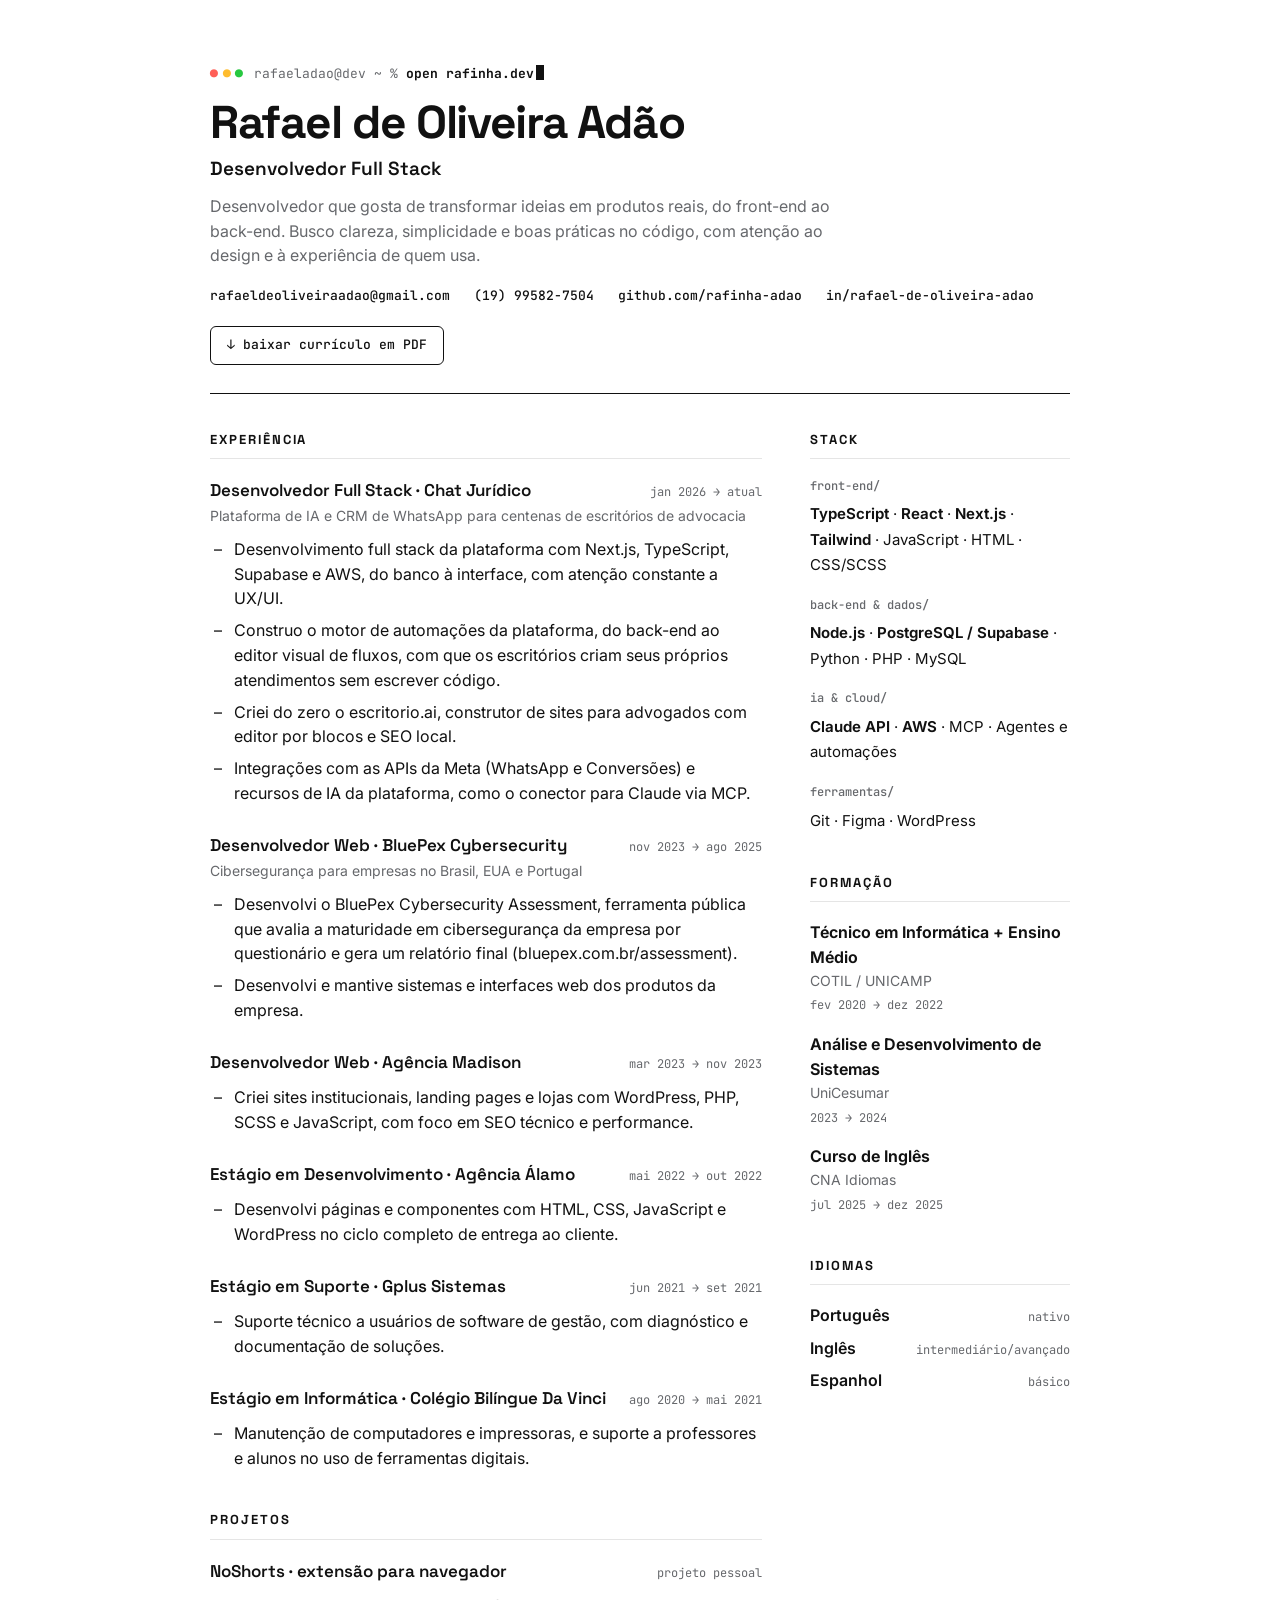
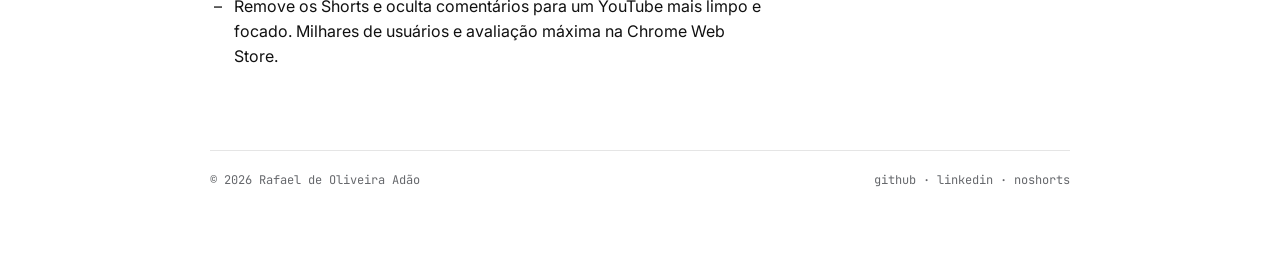
<file: index.html>
<!DOCTYPE html>
<html lang="pt-BR">
<head>
<meta charset="UTF-8">
<meta name="viewport" content="width=device-width, initial-scale=1.0">

<!-- ============ SEO básico ============ -->
<title>Rafael de Oliveira Adão · Desenvolvedor Full Stack</title>
<meta name="description" content="Rafael de Oliveira Adão, desenvolvedor full stack. Next.js, React, TypeScript, Node.js, Supabase, PostgreSQL, AWS e IA (Claude, MCP). Criador do NoShorts. Experiência, projetos e contato.">
<meta name="author" content="Rafael de Oliveira Adão">
<link rel="canonical" href="https://rafinha.dev/">
<meta name="robots" content="index, follow">

<!-- ============ Open Graph / Twitter ============ -->
<meta property="og:type" content="profile">
<meta property="og:title" content="Rafael de Oliveira Adão · Desenvolvedor Full Stack">
<meta property="og:description" content="Next.js, TypeScript, Supabase, AWS e IA. Criador do NoShorts. Experiência, projetos e contato.">
<meta property="og:url" content="https://rafinha.dev/">
<meta property="og:image" content="https://rafinha.dev/og.png"><!-- ✏️ crie um og.png 1200x630 -->
<meta property="og:locale" content="pt_BR">
<meta name="twitter:card" content="summary_large_image">

<!-- ============ JSON-LD (schema.org/Person) ============ -->
<script type="application/ld+json">
{
  "@context": "https://schema.org",
  "@type": "Person",
  "name": "Rafael de Oliveira Adão",
  "alternateName": "Rafael Adão",
  "jobTitle": "Desenvolvedor Full Stack",
  "description": "Desenvolvedor full stack que gosta de transformar ideias em produtos reais, do front-end ao back-end. Next.js, React, TypeScript, Node.js, Supabase, PostgreSQL, AWS e IA (Claude, MCP, agentes e automações).",
  "url": "https://rafinha.dev",
  "email": "mailto:rafaeldeoliveiraadao@gmail.com",
  "sameAs": [
    "https://github.com/rafinha-adao",
    "https://www.linkedin.com/in/rafael-de-oliveira-adao",
    "https://noshorts.app"
  ],
  "worksFor": { "@type": "Organization", "name": "Chat Jurídico", "url": "https://chatjuridico.com.br" },
  "alumniOf": { "@type": "EducationalOrganization", "name": "Colégio Técnico de Limeira (COTIL/UNICAMP)" },
  "knowsAbout": ["Next.js","React","TypeScript","JavaScript","Node.js","Supabase","PostgreSQL","MySQL","PHP","AWS","Inteligência Artificial","Claude","MCP","Automações","SaaS","UX/UI"],
  "knowsLanguage": ["pt-BR","en","es"]
}
</script>

<!-- ============ Fontes (mesmas do currículo) ============ -->
<link rel="preconnect" href="https://fonts.googleapis.com">
<link rel="preconnect" href="https://fonts.gstatic.com" crossorigin>
<link href="https://fonts.googleapis.com/css2?family=Inter:wght@400;500;600;700&family=JetBrains+Mono:wght@400;500;700&family=Space+Grotesk:wght@500;600;700&display=swap" rel="stylesheet">

<style>
  /* ============================================================
     rafinha.dev: versão web do currículo
     Mesma identidade: P&B, Inter + JetBrains Mono, hairlines,
     prompt de terminal com as bolinhas como única cor.
     ============================================================ */
  :root {
    --ink: #111111;
    --muted: #66686C;
    --hairline: #E5E5E5;
    --bg: #FFFFFF;
    --maxw: 860px;
  }

  * { margin: 0; padding: 0; box-sizing: border-box; }

  html { scroll-behavior: smooth; }
  @media (prefers-reduced-motion: reduce) {
    html { scroll-behavior: auto; }
    * { animation: none !important; transition: none !important; }
  }

  body {
    font-family: "Inter", system-ui, sans-serif;
    font-size: 16px; line-height: 1.55;
    color: var(--ink); background: var(--bg);
    padding: clamp(24px, 5vw, 64px) clamp(20px, 5vw, 48px);
  }

  .page { max-width: var(--maxw); margin: 0 auto; }

  a { color: var(--ink); text-decoration: none; }
  a:hover { border-bottom: 1px solid var(--ink); }
  a:focus-visible { outline: 2px solid var(--ink); outline-offset: 3px; border-radius: 2px; }
  .mono { font-family: "JetBrains Mono", monospace; }

  /* ---------- Cabeçalho ---------- */
  .site-header { border-bottom: 1.5px solid var(--ink); padding-bottom: 28px; margin-bottom: 36px; }

  .prompt {
    font-family: "JetBrains Mono", monospace;
    font-size: 13px; color: var(--muted); margin-bottom: 14px;
  }
  .prompt b { color: var(--ink); font-weight: 700; }
  .traffic { letter-spacing: 0.35em; margin-right: 6px; }
  .traffic .r { color: #FF5F57; }
  .traffic .y { color: #FEBC2E; }
  .traffic .g { color: #28C840; }
  .cursor { display: inline-block; width: 8px; height: 15px; background: var(--ink);
            vertical-align: -2px; margin-left: 2px; animation: blink 1.1s steps(1) infinite; }
  @keyframes blink { 50% { opacity: 0; } }

  h1 { font-family: "Space Grotesk", "Inter", sans-serif; font-size: clamp(34px, 6vw, 46px); font-weight: 700; letter-spacing: -0.03em; line-height: 1.05; }

  .role { font-family: "Space Grotesk", sans-serif; font-size: 19px; font-weight: 600; margin-top: 8px; }

  .tagline { color: var(--muted); margin-top: 10px; max-width: 62ch; }

  .contact {
    display: flex; flex-wrap: wrap; gap: 6px 24px;
    margin-top: 18px;
    font-family: "JetBrains Mono", monospace;
    font-size: 13px; color: var(--muted);
  }
  .contact a { color: var(--ink); font-weight: 500; }

  .cta { margin-top: 20px; }
  .cta a {
    display: inline-block; font-family: "JetBrains Mono", monospace;
    font-size: 13px; font-weight: 500;
    border: 1.5px solid var(--ink); border-radius: 6px;
    padding: 8px 16px;
  }
  .cta a:hover { background: var(--ink); color: #fff; border-bottom-color: var(--ink); }

  /* ---------- Grade: 2 colunas → 1 no mobile ---------- */
  .grid { display: grid; grid-template-columns: 1fr 260px; gap: 0 48px; }
  @media (max-width: 760px) { .grid { grid-template-columns: 1fr; } }

  h2 {
    font-family: "Space Grotesk", sans-serif;
    font-size: 13px; font-weight: 700; text-transform: uppercase;
    letter-spacing: 0.15em;
    border-bottom: 1px solid var(--hairline);
    padding-bottom: 8px; margin: 0 0 18px;
  }
  section + section h2 { margin-top: 40px; }

  /* ---------- Experiência / Projetos ---------- */
  .job { margin-bottom: 26px; }
  .job-head { display: flex; justify-content: space-between; align-items: baseline; gap: 16px; flex-wrap: wrap; }
  .job h3 { font-family: "Space Grotesk", sans-serif; font-size: 17px; font-weight: 600; }
  .job .when {
    font-family: "JetBrains Mono", monospace;
    color: var(--muted); font-size: 12px; white-space: nowrap;
  }
  .job .ctx { color: var(--muted); font-size: 14px; margin-top: 2px; }
  .job ul { margin: 10px 0 0 20px; }
  .job li { margin-bottom: 7px; padding-left: 4px; }
  .job li::marker { content: "–  "; }

  /* ---------- Formação ---------- */
  .edu { margin-bottom: 16px; }
  .edu b { font-weight: 650; }
  .edu .what { color: var(--muted); font-size: 14px; display: block; }
  .edu .when { font-family: "JetBrains Mono", monospace; color: var(--muted); font-size: 12px; }

  /* ---------- Stack ---------- */
  .stack-group { margin-bottom: 18px; }
  .stack-group h4 {
    font-family: "JetBrains Mono", monospace;
    font-size: 12px; font-weight: 500; color: var(--muted);
    margin-bottom: 6px;
  }
  .stack-group p { font-size: 15px; line-height: 1.7; }
  .stack-group p b { font-weight: 650; }

  /* ---------- Idiomas ---------- */
  .lang { display: flex; justify-content: space-between; align-items: baseline; margin-bottom: 8px; }
  .lang b { font-weight: 600; }
  .lang span { font-family: "JetBrains Mono", monospace; font-size: 12px; color: var(--muted); }

  /* ---------- Rodapé ---------- */
  .site-footer {
    margin-top: 56px; padding-top: 20px;
    border-top: 1px solid var(--hairline);
    font-family: "JetBrains Mono", monospace;
    font-size: 12px; color: var(--muted);
    display: flex; justify-content: space-between; flex-wrap: wrap; gap: 8px;
  }
  .site-footer a { color: var(--muted); }
  .site-footer a:hover { color: var(--ink); }

  /* ---------- Impressão ---------- */
  @media print {
    body { padding: 0; font-size: 12px; }
    .cta, .cursor, .site-footer { display: none; }
  }
</style>
</head>
<body>
<div class="page">

<header class="site-header">
  <p class="prompt" aria-hidden="true">
    <span class="traffic"><span class="r">●</span><span class="y">●</span><span class="g">●</span></span>rafaeladao@dev ~ % <b>open rafinha.dev</b><span class="cursor"></span>
  </p>

  <h1>Rafael de Oliveira Adão</h1>
  <p class="role">Desenvolvedor Full Stack</p>

  <p class="tagline">Desenvolvedor que gosta de transformar ideias em produtos reais, do front-end ao back-end. Busco clareza, simplicidade e boas práticas no código, com atenção ao design e à experiência de quem usa.</p>

  <nav class="contact" aria-label="Contato">
    <a href="mailto:rafaeldeoliveiraadao@gmail.com">rafaeldeoliveiraadao@gmail.com</a>
    <a href="tel:+5519995827504">(19) 99582-7504</a>
    <a href="https://github.com/rafinha-adao" rel="me">github.com/rafinha-adao</a>
    <a href="https://www.linkedin.com/in/rafael-de-oliveira-adao" rel="me">in/rafael-de-oliveira-adao</a>
  </nav>

  <p class="cta"><a href="/curriculo.pdf" download>↓ baixar currículo em PDF</a></p>
</header>

<div class="grid">
  <main>
    <section aria-labelledby="exp">
      <h2 id="exp">Experiência</h2>

      <article class="job">
        <div class="job-head">
          <h3>Desenvolvedor Full Stack · <a href="https://chatjuridico.com.br">Chat Jurídico</a></h3>
          <p class="when">jan 2026 → atual</p>
        </div>
        <p class="ctx">Plataforma de IA e CRM de WhatsApp para centenas de escritórios de advocacia</p>
        <ul>
          <li>Desenvolvimento full stack da plataforma com Next.js, TypeScript, Supabase e AWS, do banco à interface, com atenção constante a UX/UI.</li>
          <li>Construo o motor de automações da plataforma, do back-end ao editor visual de fluxos, com que os escritórios criam seus próprios atendimentos sem escrever código.</li>
          <li>Criei do zero o escritorio.ai, construtor de sites para advogados com editor por blocos e SEO local.</li>
          <li>Integrações com as APIs da Meta (WhatsApp e Conversões) e recursos de IA da plataforma, como o conector para Claude via MCP.</li>
        </ul>
      </article>

      <article class="job">
        <div class="job-head">
          <h3>Desenvolvedor Web · <a href="https://bluepex.com.br">BluePex Cybersecurity</a></h3>
          <p class="when">nov 2023 → ago 2025</p>
        </div>
        <p class="ctx">Cibersegurança para empresas no Brasil, EUA e Portugal</p>
        <ul>
          <li>Desenvolvi o BluePex Cybersecurity Assessment, ferramenta pública que avalia a maturidade em cibersegurança da empresa por questionário e gera um relatório final (bluepex.com.br/assessment).</li>
          <li>Desenvolvi e mantive sistemas e interfaces web dos produtos da empresa.</li>
        </ul>
      </article>

      <article class="job">
        <div class="job-head">
          <h3>Desenvolvedor Web · Agência Madison</h3>
          <p class="when">mar 2023 → nov 2023</p>
        </div>
        <ul>
          <li>Criei sites institucionais, landing pages e lojas com WordPress, PHP, SCSS e JavaScript, com foco em SEO técnico e performance.</li>
        </ul>
      </article>

      <article class="job">
        <div class="job-head">
          <h3>Estágio em Desenvolvimento · Agência Álamo</h3>
          <p class="when">mai 2022 → out 2022</p>
        </div>
        <ul>
          <li>Desenvolvi páginas e componentes com HTML, CSS, JavaScript e WordPress no ciclo completo de entrega ao cliente.</li>
        </ul>
      </article>

      <article class="job">
        <div class="job-head">
          <h3>Estágio em Suporte · Gplus Sistemas</h3>
          <p class="when">jun 2021 → set 2021</p>
        </div>
        <ul>
          <li>Suporte técnico a usuários de software de gestão, com diagnóstico e documentação de soluções.</li>
        </ul>
      </article>

      <article class="job">
        <div class="job-head">
          <h3>Estágio em Informática · Colégio Bilíngue Da Vinci</h3>
          <p class="when">ago 2020 → mai 2021</p>
        </div>
        <ul>
          <li>Manutenção de computadores e impressoras, e suporte a professores e alunos no uso de ferramentas digitais.</li>
        </ul>
      </article>
    </section>

    <section aria-labelledby="proj">
      <h2 id="proj">Projetos</h2>
      <article class="job">
        <div class="job-head">
          <h3><a href="https://noshorts.app">NoShorts</a> · extensão para navegador</h3>
          <p class="when">projeto pessoal</p>
        </div>
        <ul>
          <li>Remove os Shorts e oculta comentários para um YouTube mais limpo e focado. Milhares de usuários e avaliação máxima na Chrome Web Store.</li>
        </ul>
      </article>
    </section>
  </main>

  <aside>
    <section aria-labelledby="stack">
      <h2 id="stack">Stack</h2>
      <div class="stack-group">
        <h4>front-end/</h4>
        <p><b>TypeScript</b> · <b>React</b> · <b>Next.js</b> · <b>Tailwind</b> · JavaScript · HTML · CSS/SCSS</p>
      </div>
      <div class="stack-group">
        <h4>back-end &amp; dados/</h4>
        <p><b>Node.js</b> · <b>PostgreSQL / Supabase</b> · Python · PHP · MySQL</p>
      </div>
      <div class="stack-group">
        <h4>ia &amp; cloud/</h4>
        <p><b>Claude API</b> · <b>AWS</b> · MCP · Agentes e automações</p>
      </div>
      <div class="stack-group">
        <h4>ferramentas/</h4>
        <p>Git · Figma · WordPress</p>
      </div>
    </section>

    <section aria-labelledby="edu">
      <h2 id="edu">Formação</h2>
      <div class="edu">
        <b>Técnico em Informática + Ensino Médio</b>
        <span class="what">COTIL / UNICAMP</span>
        <span class="when">fev 2020 → dez 2022</span>
      </div>
      <div class="edu">
        <b>Análise e Desenvolvimento de Sistemas</b>
        <span class="what">UniCesumar</span>
        <span class="when">2023 → 2024</span>
      </div>
      <div class="edu">
        <b>Curso de Inglês</b>
        <span class="what">CNA Idiomas</span>
        <span class="when">jul 2025 → dez 2025</span>
      </div>
    </section>

    <section aria-labelledby="lang">
      <h2 id="lang">Idiomas</h2>
      <p class="lang"><b>Português</b> <span>nativo</span></p>
      <p class="lang"><b>Inglês</b> <span>intermediário/avançado</span></p>
      <p class="lang"><b>Espanhol</b> <span>básico</span></p>
    </section>
  </aside>
</div>

<footer class="site-footer">
  <p>© <span id="ano">2026</span> Rafael de Oliveira Adão</p>
  <p><a href="https://github.com/rafinha-adao">github</a> · <a href="https://www.linkedin.com/in/rafael-de-oliveira-adao">linkedin</a> · <a href="https://noshorts.app">noshorts</a></p>
</footer>

</div>
<script>document.getElementById('ano').textContent = new Date().getFullYear();</script>
</body>
</html>
</file>
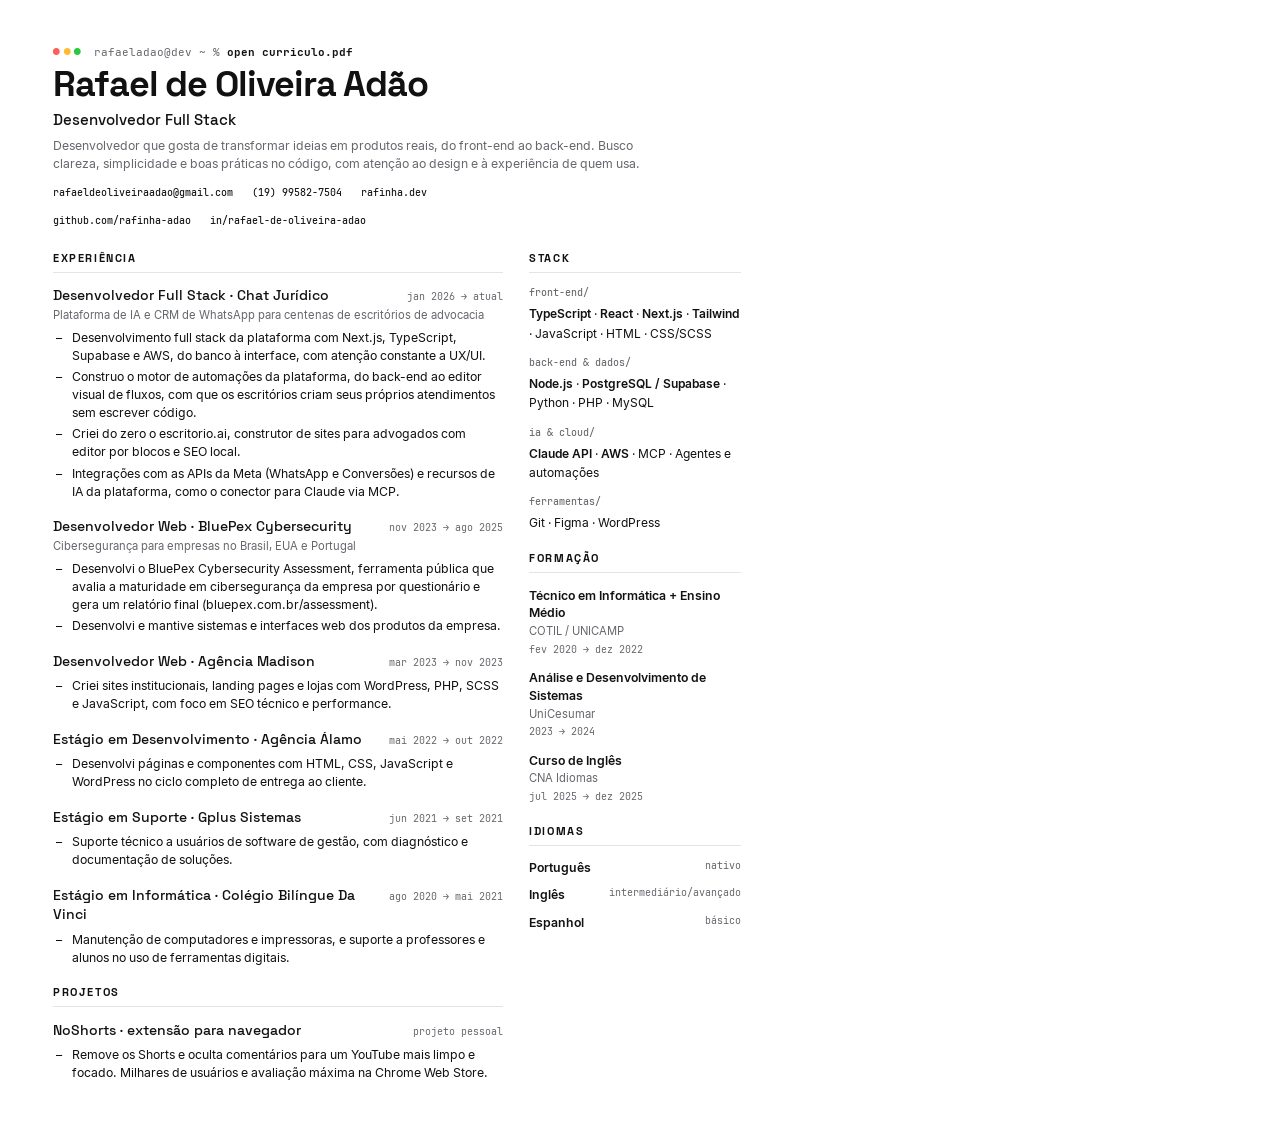
<file: curriculo/curriculo.html>
<!DOCTYPE html>
<html lang="pt-BR">
<head>
<meta charset="UTF-8">
<title>Rafael de Oliveira Adão · Currículo · Desenvolvedor Full Stack</title>
<!-- Metadados abaixo são gravados nas PROPRIEDADES do PDF pelo WeasyPrint:
     title → Título · author → Autor · description → Assunto · keywords → Palavras-chave.
     São lidos por ATS, buscadores e indexadores. Visíveis em "Propriedades do documento". -->
<meta name="author" content="Rafael de Oliveira Adão">
<meta name="description" content="Currículo de Rafael de Oliveira Adão, desenvolvedor full stack em Limeira/SP (remoto). Stack: Next.js, React, TypeScript, Node.js, Supabase, PostgreSQL, AWS e IA (Claude, MCP, agentes). Experiência em SaaS, automações e integrações. Contato: rafaeldeoliveiraadao@gmail.com · rafinha.dev · github.com/rafinha-adao">
<meta name="keywords" content="Rafael de Oliveira Adão, Rafael Adão, desenvolvedor full stack, full stack developer, desenvolvedor web, front-end, back-end, Next.js, React, TypeScript, JavaScript, Node.js, Supabase, PostgreSQL, MySQL, PHP, AWS, IA, Claude, MCP, automações, SaaS, WhatsApp API, Limeira, São Paulo, remoto, rafinha.dev, NoShorts">
<style>
  /* ============================================================
     CURRÍCULO — Rafael de Oliveira Adão
     ------------------------------------------------------------
     COMO EDITAR:
       · Todo o conteúdo está no <body>, com comentários ✏️
         nos pontos editáveis.
       · Depois de editar, rode:  python3 build.py
         (gera curriculo.pdf e curriculo.png)
     ------------------------------------------------------------
     ESTÉTICA: P&B minimalista. Duas referências dev, discretas:
       · o prompt zsh de Mac no topo
       · títulos de seção como comentários de código (//)
     Todo o resto é legível para qualquer recrutador.
     ============================================================ */


  /* ---------- Fontes embutidas (pasta fontes/) — build portátil ---------- */
  @font-face { font-family: "Inter"; src: url("fontes/Inter-Regular.ttf"); font-weight: 400; }
  @font-face { font-family: "Inter"; src: url("fontes/Inter-Medium.ttf"); font-weight: 500; }
  @font-face { font-family: "Inter"; src: url("fontes/Inter-SemiBold.ttf"); font-weight: 600 650; }
  @font-face { font-family: "Inter"; src: url("fontes/Inter-Bold.ttf"); font-weight: 700; }
  @font-face { font-family: "JetBrains Mono"; src: url("fontes/JetBrainsMono-Regular.ttf"); font-weight: 400; }
  @font-face { font-family: "JetBrains Mono"; src: url("fontes/JetBrainsMono-Medium.ttf"); font-weight: 500; }
  @font-face { font-family: "JetBrains Mono"; src: url("fontes/JetBrainsMono-Bold.ttf"); font-weight: 700; }
  @font-face { font-family: "Space Grotesk"; src: url("fontes/SpaceGrotesk-Regular.ttf"); font-weight: 400; }
  @font-face { font-family: "Space Grotesk"; src: url("fontes/SpaceGrotesk-Medium.ttf"); font-weight: 500 650; }
  @font-face { font-family: "Space Grotesk"; src: url("fontes/SpaceGrotesk-Bold.ttf"); font-weight: 700; }

  @page { size: A4; margin: 0; }

  :root {
    --ink: #111111;
    --muted: #66686D;
    --hairline: #E4E4E4;
  }

  * { margin: 0; padding: 0; box-sizing: border-box; }

  html, body { width: 210mm; height: 297mm; }

  body {
    font-family: "Inter", sans-serif;
    font-size: 9.2pt;
    line-height: 1.45;
    color: var(--ink);
    padding: 12mm 14mm;
  }

  a { color: var(--ink); text-decoration: none; }
  .mono { font-family: "JetBrains Mono", monospace; }

  /* ---------- Cabeçalho ---------- */
  header { margin-bottom: 6mm; }

  .prompt {
    font-family: "JetBrains Mono", monospace;
    font-size: 8pt; color: var(--muted); margin-bottom: 1.5mm;
  }
  .prompt b { color: var(--ink); font-weight: 700; }
  /* bolinhas de janela como caracteres ● — única cor do documento */
  .traffic { letter-spacing: 0.35em; margin-right: 0.5mm; }
  .traffic .r { color: #FF5F57; }
  .traffic .y { color: #FEBC2E; }
  .traffic .g { color: #28C840; }

  h1 {
    font-family: "Space Grotesk", "Inter", sans-serif;
    font-size: 27pt; font-weight: 700; letter-spacing: -0.03em;
    line-height: 1.05;
  }

  .role { font-family: "Space Grotesk", sans-serif; font-size: 11pt; font-weight: 600; margin-top: 1.5mm; }

  .tagline { color: var(--muted); margin-top: 1.5mm; max-width: 158mm; }

  .contact {
    display: flex; flex-wrap: wrap; gap: 1.2mm 5mm;
    margin-top: 3.5mm;
    font-family: "JetBrains Mono", monospace;
    font-size: 7.6pt; color: var(--muted);
  }
  .contact a, .contact b { color: var(--ink); font-weight: 500; }

  /* ---------- Grade (table layout: renderização confiável em PDF) ---------- */
  .grid::after { content: ""; display: block; clear: both; }
  .grid main { float: left; width: 119mm; }
  .grid aside { float: right; width: 56mm; }

  h2 {
    font-family: "Space Grotesk", sans-serif;
    font-size: 8pt; font-weight: 700; text-transform: uppercase;
    letter-spacing: 0.15em;
    border-bottom: 1px solid var(--hairline);
    padding-bottom: 1.5mm; margin: 0 0 3.5mm;
  }
  section + section h2 { margin-top: 5mm; }

  /* ---------- Experiência ---------- */
  .job { margin-bottom: 4.5mm; break-inside: avoid; }
  .job-head { display: flex; justify-content: space-between; align-items: baseline; gap: 3mm; }
  .job h3 { font-family: "Space Grotesk", sans-serif; font-size: 10.2pt; font-weight: 650; }
  .job .when {
    font-family: "JetBrains Mono", monospace;
    color: var(--muted); font-size: 7.4pt; white-space: nowrap;
  }
  .job .ctx { color: var(--muted); font-size: 8.4pt; margin-top: 0.3mm; }
  .job ul { margin: 1.5mm 0 0 4mm; }
  .job li { margin-bottom: 1mm; padding-left: 1mm; }
  .job li::marker { content: "–  "; }

  /* ---------- Formação ---------- */
  .edu { margin-bottom: 3mm; }
  .edu b { font-weight: 650; }
  .edu .when {
    font-family: "JetBrains Mono", monospace;
    color: var(--muted); font-size: 7.4pt;
  }
  .edu .what { color: var(--muted); font-size: 8.4pt; }

  /* ---------- Stack (listas limpas) ---------- */
  .stack-group { margin-bottom: 3.5mm; }
  .stack-group h4 {
    font-family: "JetBrains Mono", monospace;
    font-size: 7.4pt; font-weight: 500; color: var(--muted);
    margin-bottom: 1mm;
  }
  .stack-group p { font-size: 9pt; line-height: 1.6; }
  .stack-group p b { font-weight: 650; }

  /* ---------- Idiomas ---------- */
  .lang { margin-bottom: 2.5mm; }
  .lang b { font-weight: 600; }
  .lang .level {
    float: right; font-family: "JetBrains Mono", monospace;
    font-size: 7.2pt; color: var(--muted);
  }

  .note { font-size: 8.4pt; color: var(--muted); line-height: 1.45; }
  .note a { font-weight: 600; color: var(--ink); border-bottom: 1px solid var(--hairline); }
</style>
</head>
<body>

<header>
  <!-- ✏️ prompt de terminal: bolinhas + comando abrindo este PDF -->
  <div class="prompt">
    <span class="traffic"><span class="r">●</span><span class="y">●</span><span class="g">●</span></span> rafaeladao@dev ~ % <b>open curriculo.pdf</b>
  </div>

  <h1>Rafael de Oliveira Adão</h1>

  <div class="role">Desenvolvedor Full Stack</div>

  <!-- ✏️ resumo de 2 linhas -->
  <div class="tagline">Desenvolvedor que gosta de transformar ideias em produtos reais, do front-end ao back-end. Busco clareza, simplicidade e boas práticas no código, com atenção ao design e à experiência de quem usa.</div>

  <!-- ✏️ contatos -->
  <div class="contact">
    <span><a href="mailto:rafaeldeoliveiraadao@gmail.com">rafaeldeoliveiraadao@gmail.com</a></span>
    <span><a href="tel:+5519995827504">(19) 99582-7504</a></span>
    <span><a href="https://rafinha.dev">rafinha.dev</a></span>
  </div>
  <div class="contact">
    <span><a href="https://github.com/rafinha-adao">github.com/rafinha-adao</a></span>
    <span><a href="https://www.linkedin.com/in/rafael-de-oliveira-adao">in/rafael-de-oliveira-adao</a></span>
  </div>
</header>

<div class="grid">
  <main>
    <section>
      <h2>experiência</h2>

      <div class="job">
        <div class="job-head">
          <h3>Desenvolvedor Full Stack · Chat Jurídico</h3>
          <span class="when">jan 2026 → atual</span>
        </div>
        <div class="ctx">Plataforma de IA e CRM de WhatsApp para centenas de escritórios de advocacia</div>
        <ul>
          <li>Desenvolvimento full stack da plataforma com Next.js, TypeScript, Supabase e AWS, do banco à interface, com atenção constante a UX/UI.</li>
          <li>Construo o motor de automações da plataforma, do back-end ao editor visual de fluxos, com que os escritórios criam seus próprios atendimentos sem escrever código.</li>
          <li>Criei do zero o escritorio.ai, construtor de sites para advogados com editor por blocos e SEO local.</li>
          <li>Integrações com as APIs da Meta (WhatsApp e Conversões) e recursos de IA da plataforma, como o conector para Claude via MCP.</li>
        </ul>
      </div>

      <div class="job">
        <div class="job-head">
          <h3>Desenvolvedor Web · BluePex Cybersecurity</h3>
          <span class="when">nov 2023 → ago 2025</span>
        </div>
        <div class="ctx">Cibersegurança para empresas no Brasil, EUA e Portugal</div>
        <ul>
          <li>Desenvolvi o BluePex Cybersecurity Assessment, ferramenta pública que avalia a maturidade em cibersegurança da empresa por questionário e gera um relatório final (bluepex.com.br/assessment).</li>
          <li>Desenvolvi e mantive sistemas e interfaces web dos produtos da empresa.</li>
        </ul>
      </div>

      <div class="job">
        <div class="job-head">
          <h3>Desenvolvedor Web · Agência Madison</h3>
          <span class="when">mar 2023 → nov 2023</span>
        </div>
        <ul>
          <li>Criei sites institucionais, landing pages e lojas com WordPress, PHP, SCSS e JavaScript, com foco em SEO técnico e performance.</li>
        </ul>
      </div>

      <div class="job">
        <div class="job-head">
          <h3>Estágio em Desenvolvimento · Agência Álamo</h3>
          <span class="when">mai 2022 → out 2022</span>
        </div>
        <ul>
          <li>Desenvolvi páginas e componentes com HTML, CSS, JavaScript e WordPress no ciclo completo de entrega ao cliente.</li>
        </ul>
      </div>

      <div class="job">
        <div class="job-head">
          <h3>Estágio em Suporte · Gplus Sistemas</h3>
          <span class="when">jun 2021 → set 2021</span>
        </div>
        <ul>
          <li>Suporte técnico a usuários de software de gestão, com diagnóstico e documentação de soluções.</li>
        </ul>
      </div>

      <div class="job">
        <div class="job-head">
          <h3>Estágio em Informática · Colégio Bilíngue Da Vinci</h3>
          <span class="when">ago 2020 → mai 2021</span>
        </div>
        <ul>
          <li>Manutenção de computadores e impressoras, e suporte a professores e alunos no uso de ferramentas digitais.</li>
        </ul>
      </div>
    </section>

    <section>
      <h2>projetos</h2>
      <div class="job">
        <div class="job-head">
          <h3><a href="https://noshorts.app">NoShorts</a> · extensão para navegador</h3>
          <span class="when">projeto pessoal</span>
        </div>
        <ul>
          <li>Remove os Shorts e oculta comentários para um YouTube mais limpo e focado. Milhares de usuários e avaliação máxima na Chrome Web Store.</li>
        </ul>
      </div>
    </section>
  </main>

  <aside>
    <section>
      <h2>stack</h2>

      <!-- ✏️ negrito = o que você usa no dia a dia -->
      <div class="stack-group">
        <h4>front-end/</h4>
        <p><b>TypeScript</b> · <b>React</b> · <b>Next.js</b> · <b>Tailwind</b> · JavaScript · HTML · CSS/SCSS</p>
      </div>
      <div class="stack-group">
        <h4>back-end &amp; dados/</h4>
        <p><b>Node.js</b> · <b>PostgreSQL / Supabase</b> · Python · PHP · MySQL</p>
      </div>
      <div class="stack-group">
        <h4>ia &amp; cloud/</h4>
        <p><b>Claude API</b> · <b>AWS</b> · MCP · Agentes e automações</p>
      </div>
      <div class="stack-group">
        <h4>ferramentas/</h4>
        <p>Git · Figma · WordPress</p>
      </div>
    </section>

    <section>
      <h2>formação</h2>
      <div class="edu">
        <b>Técnico em Informática + Ensino Médio</b><br>
        <span class="what">COTIL / UNICAMP</span><br>
        <span class="when">fev 2020 → dez 2022</span>
      </div>
      <div class="edu">
        <b>Análise e Desenvolvimento de Sistemas</b><br>
        <span class="what">UniCesumar</span><br>
        <span class="when">2023 → 2024</span>
      </div>
      <div class="edu">
        <b>Curso de Inglês</b><br>
        <span class="what">CNA Idiomas</span><br>
        <span class="when">jul 2025 → dez 2025</span>
      </div>
    </section>

    <section>
      <h2>idiomas</h2>
      <div class="lang">
        <b>Português</b> <span class="level">nativo</span>
      </div>
      <div class="lang">
        <b>Inglês</b> <span class="level">intermediário/avançado</span>
      </div>
      <div class="lang">
        <b>Espanhol</b> <span class="level">básico</span>
      </div>
    </section>

  </aside>
</div>

</body>
</html>
</file>
